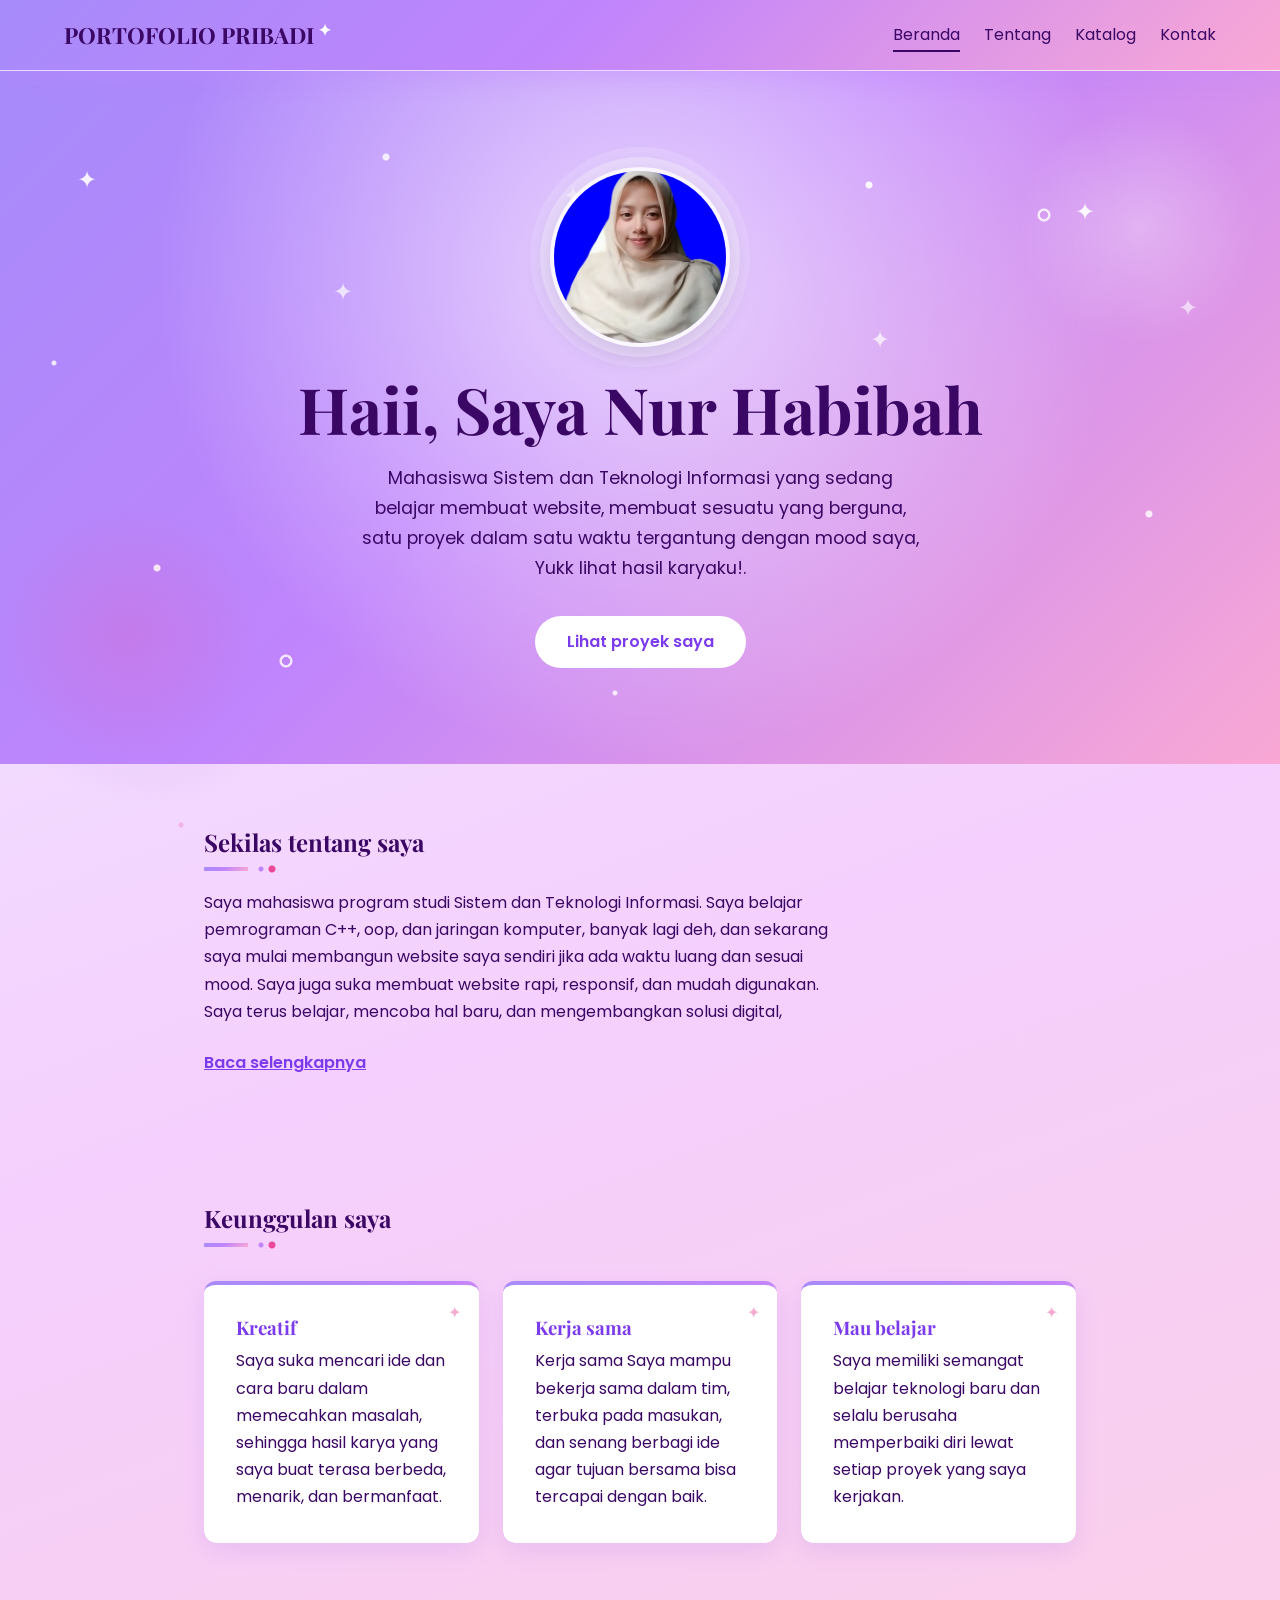
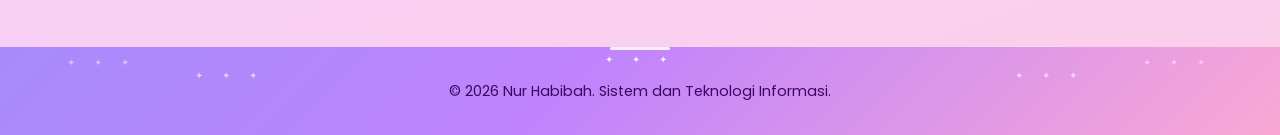
<file: index.html>
<!DOCTYPE html>
<html lang="id">
<head>
  <meta charset="UTF-8">
  <meta name="viewport" content="width=device-width, initial-scale=1.0">
  <meta name="color-scheme" content="only light">
  <title>PORTOFOLIO PRIBADI</title>
  <link rel="preconnect" href="https://fonts.googleapis.com">
  <link rel="preconnect" href="https://fonts.gstatic.com" crossorigin>
  <link href="https://fonts.googleapis.com/css2?family=Playfair+Display:wght@600;700&family=Poppins:wght@400;600&display=swap" rel="stylesheet">
  <link rel="stylesheet" href="style.css">
  <script src="script.js" defer></script>
</head>
<body>
  <header class="navbar">
    <a class="logo" href="index.html">PORTOFOLIO PRIBADI</a>
    <button class="hamburger" type="button" aria-label="Buka menu" aria-expanded="false" aria-controls="menu-utama">&#9776;</button>
    <nav id="menu-utama">
      <ul>
        <li><a href="index.html" aria-current="page">Beranda</a></li>
        <li><a href="tentang.html">Tentang</a></li>
        <li><a href="katalog.html">Katalog</a></li>
        <li><a href="kontak.html">Kontak</a></li>
      </ul>
    </nav>
  </header>

  <main>
    <section class="hero">
      <img class="foto-hero" src="img/fotoqu.jpeg" alt="Foto Nur Habibah">
      <h1>Haii, Saya Nur Habibah</h1>
      <p>Mahasiswa Sistem dan Teknologi Informasi yang sedang belajar membuat website, membuat sesuatu yang berguna, satu proyek dalam satu waktu tergantung dengan mood saya, Yukk lihat hasil karyaku!.</p>
      <a class="tombol" href="katalog.html">Lihat proyek saya</a>
    </section>

    <section class="ringkasan">
      <h2>Sekilas tentang saya</h2>
      <p>Saya mahasiswa program studi Sistem dan Teknologi Informasi. Saya belajar pemrograman C++, oop, dan jaringan komputer, banyak lagi deh, dan sekarang saya mulai membangun website saya sendiri jika ada waktu luang dan sesuai mood. Saya juga suka membuat website rapi, responsif, dan mudah digunakan. Saya terus belajar, mencoba hal baru, dan mengembangkan solusi digital, </p>
      <a class="tautan" href="tentang.html">Baca selengkapnya</a>
    </section>

    <section class="unggulan">
      <h2>Keunggulan saya</h2>
      <div class="grid-unggulan">
        <article class="kartu">
          <h3>Kreatif</h3>
          <p>Saya suka mencari ide dan cara baru dalam memecahkan masalah, sehingga hasil karya yang saya buat terasa berbeda, menarik, dan bermanfaat.</p>
        </article>
        <article class="kartu">
          <h3>Kerja sama</h3>
          <p>Kerja sama
Saya mampu bekerja sama dalam tim, terbuka pada masukan, dan senang berbagi ide agar tujuan bersama bisa tercapai dengan baik.</p>
        </article>
        <article class="kartu">
          <h3>Mau belajar</h3>
          <p>Saya memiliki semangat belajar teknologi baru dan selalu berusaha memperbaiki diri lewat setiap proyek yang saya kerjakan.</p>
        </article>
      </div>
    </section>
  </main>

  <footer>
    <p>&copy; 2026 Nur Habibah. Sistem dan Teknologi Informasi.</p>
  </footer>
</body>
</html>
</file>
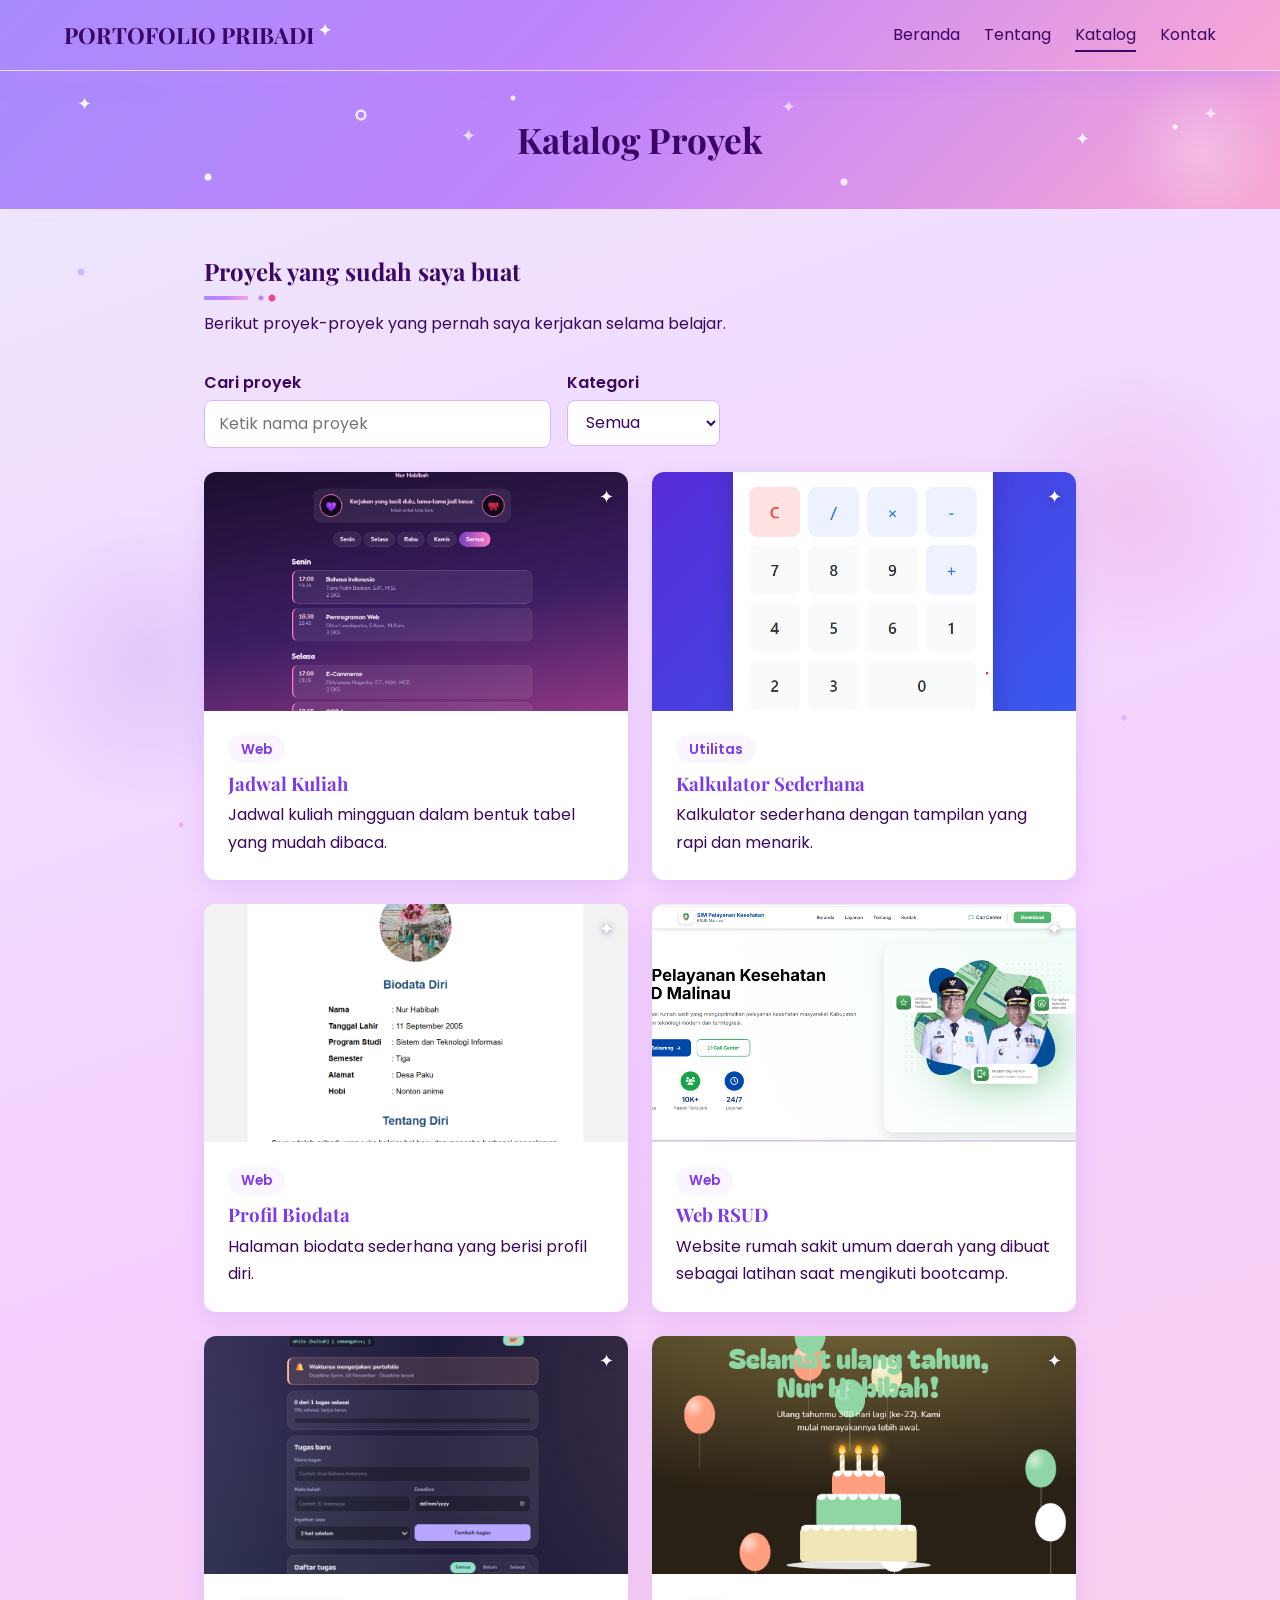
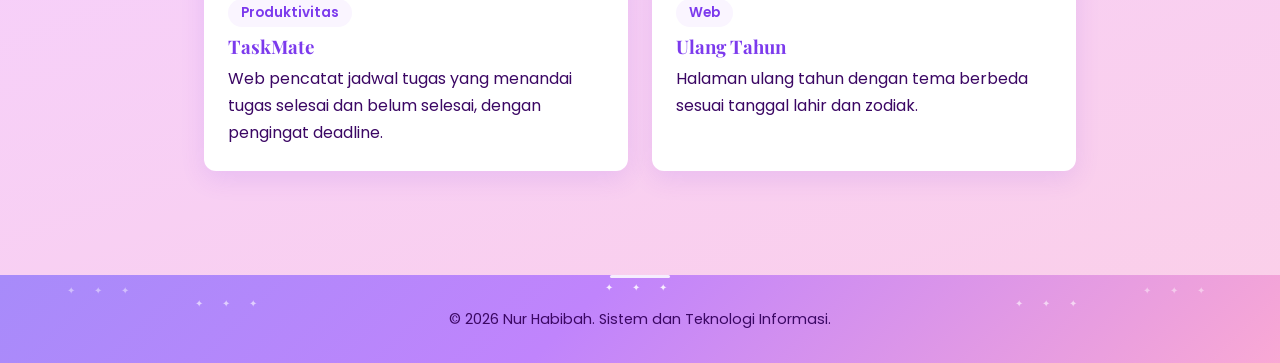
<file: katalog.html>
<!DOCTYPE html>
<html lang="id">
<head>
  <meta charset="UTF-8">
  <meta name="viewport" content="width=device-width, initial-scale=1.0">
  <meta name="color-scheme" content="only light">
  <title>PORTOFOLIO PRIBADI</title>
  <link rel="preconnect" href="https://fonts.googleapis.com">
  <link rel="preconnect" href="https://fonts.gstatic.com" crossorigin>
  <link href="https://fonts.googleapis.com/css2?family=Playfair+Display:wght@600;700&family=Poppins:wght@400;600&display=swap" rel="stylesheet">
  <link rel="stylesheet" href="style.css">
  <script src="script.js" defer></script>
</head>
<body>
  <header class="navbar">
    <a class="logo" href="index.html">PORTOFOLIO PRIBADI</a>
    <button class="hamburger" type="button" aria-label="Buka menu" aria-expanded="false" aria-controls="menu-utama">&#9776;</button>
    <nav id="menu-utama">
      <ul>
        <li><a href="index.html">Beranda</a></li>
        <li><a href="tentang.html">Tentang</a></li>
        <li><a href="katalog.html" aria-current="page">Katalog</a></li>
        <li><a href="kontak.html">Kontak</a></li>
      </ul>
    </nav>
  </header>

  <main>
    <section class="judul-halaman">
      <h1>Katalog Proyek</h1>
    </section>

    <section class="katalog">
      <h2>Proyek yang sudah saya buat</h2>
      <p class="pengantar">Berikut proyek-proyek yang pernah saya kerjakan selama belajar.</p>

      <div class="kontrol-katalog">
        <div>
          <label for="cari-nama">Cari proyek</label>
          <input type="search" id="cari-nama" placeholder="Ketik nama proyek">
        </div>
        <div>
          <label for="filter-kategori">Kategori</label>
          <select id="filter-kategori">
            <option value="semua">Semua</option>
          </select>
        </div>
      </div>

      <div class="katalog-grid" id="daftar-proyek">

        <article class="kartu-proyek">
          <img src="img/jadwal.jpeg" alt="Tangkapan layar website jadwal kuliah">
          <div class="isi">
            <p class="kategori">Web</p>
            <h3>Jadwal Kuliah</h3>
            <p>Jadwal kuliah mingguan dalam bentuk tabel yang mudah dibaca.</p>
          </div>
        </article>

        <article class="kartu-proyek">
          <img src="img/kalkulator.jpeg" alt="Tangkapan layar kalkulator sederhana">
          <div class="isi">
            <p class="kategori">Utilitas</p>
            <h3>Kalkulator Sederhana</h3>
            <p>Kalkulator sederhana dengan tampilan yang rapi dan menarik.</p>
          </div>
        </article>

        <article class="kartu-proyek">
          <img src="img/profil.jpeg" alt="Tangkapan layar halaman profil biodata">
          <div class="isi">
            <p class="kategori">Web</p>
            <h3>Profil Biodata</h3>
            <p>Halaman biodata sederhana yang berisi profil diri.</p>
          </div>
        </article>

        <article class="kartu-proyek">
          <img src="img/rsud.jpeg" alt="Tangkapan layar website RSUD">
          <div class="isi">
            <p class="kategori">Web</p>
            <h3>Web RSUD</h3>
            <p>Website rumah sakit umum daerah yang dibuat sebagai latihan saat mengikuti bootcamp.</p>
          </div>
        </article>

        <article class="kartu-proyek">
          <img src="img/taskmate.jpeg" alt="Tangkapan layar website pencatat tugas TaskMate">
          <div class="isi">
            <p class="kategori">Produktivitas</p>
            <h3>TaskMate</h3>
            <p>Web pencatat jadwal tugas yang menandai tugas selesai dan belum selesai, dengan pengingat deadline.</p>
          </div>
        </article>

        <article class="kartu-proyek">
          <img src="img/ultah.jpeg" alt="Tangkapan layar halaman ulang tahun bertema">
          <div class="isi">
            <p class="kategori">Web</p>
            <h3>Ulang Tahun</h3>
            <p>Halaman ulang tahun dengan tema berbeda sesuai tanggal lahir dan zodiak.</p>
          </div>
        </article>
      </div>
    </section>
  </main>

  <footer>
    <p>&copy; 2026 Nur Habibah. Sistem dan Teknologi Informasi.</p>
  </footer>
</body>
</html>
</file>
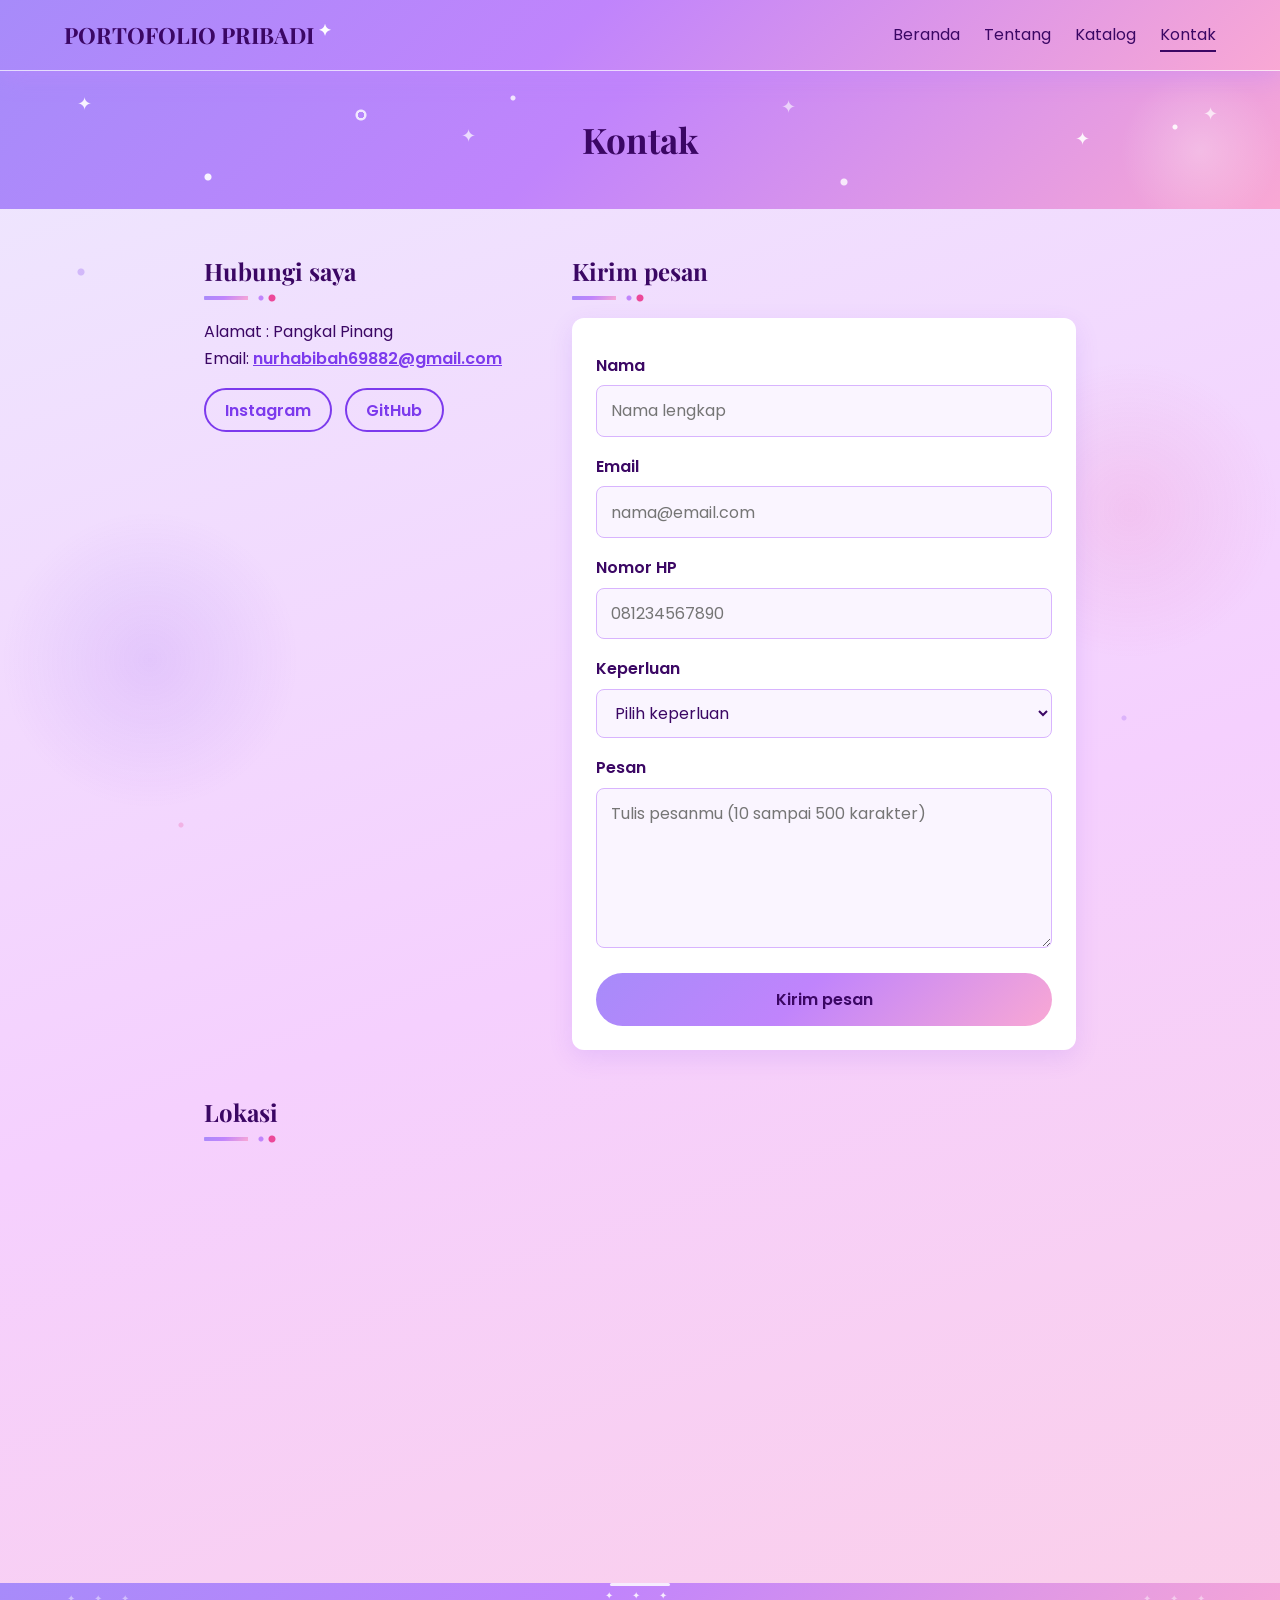
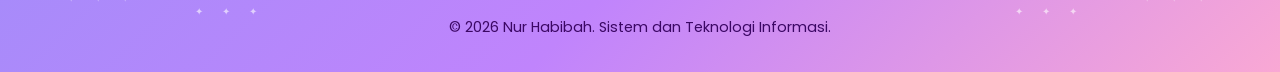
<file: kontak.html>
<!DOCTYPE html>
<html lang="id">
<head>
  <meta charset="UTF-8">
  <meta name="viewport" content="width=device-width, initial-scale=1.0">
  <meta name="color-scheme" content="only light">
  <title>PORTOFOLIO PRIBADI</title>
  <link rel="preconnect" href="https://fonts.googleapis.com">
  <link rel="preconnect" href="https://fonts.gstatic.com" crossorigin>
  <link href="https://fonts.googleapis.com/css2?family=Playfair+Display:wght@600;700&family=Poppins:wght@400;600&display=swap" rel="stylesheet">
  <link rel="stylesheet" href="style.css">
  <script src="script.js" defer></script>
</head>
<body>
  <header class="navbar">
    <a class="logo" href="index.html">PORTOFOLIO PRIBADI</a>
    <button class="hamburger" type="button" aria-label="Buka menu" aria-expanded="false" aria-controls="menu-utama">&#9776;</button>
    <nav id="menu-utama">
      <ul>
        <li><a href="index.html">Beranda</a></li>
        <li><a href="tentang.html">Tentang</a></li>
        <li><a href="katalog.html">Katalog</a></li>
        <li><a href="kontak.html" aria-current="page">Kontak</a></li>
      </ul>
    </nav>
  </header>

  <main>
    <section class="judul-halaman">
      <h1>Kontak</h1>
    </section>

    <div class="kontak-grid">
      <article class="info-kontak">
        <h2>Hubungi saya</h2>
        <address>
          <p>Alamat : Pangkal Pinang</p>
          <p>Email: <a href="nurhabibah69882@gmail.com">nurhabibah69882@gmail.com</a></p>
        </address>
        <ul class="medsos">
          <li><a href="https://www.instagram.com/acuuuuaja" target="_blank" rel="noopener">Instagram</a></li>
          <li><a href="https://github.com/nurhabibah69882-droid" target="_blank" rel="noopener">GitHub</a></li>
        </ul>
      </article>

      <section class="form-kontak">
        <h2>Kirim pesan</h2>
        <form action="#" method="post">
          <label for="nama">Nama</label>
          <input type="text" id="nama" name="nama" placeholder="Nama lengkap" required>

          <label for="email">Email</label>
          <input type="email" id="email" name="email" placeholder="nama@email.com" required>

          <label for="hp">Nomor HP</label>
          <input type="tel" id="hp" name="hp" placeholder="081234567890" pattern="[0-9]{10,13}" title="Isi 10 sampai 13 digit angka" required>

          <label for="keperluan">Keperluan</label>
          <select id="keperluan" name="keperluan" required>
            <option value="">Pilih keperluan</option>
            <option value="kerja-sama">Kerja sama atau lowongan</option>
            <option value="pertanyaan">Pertanyaan</option>
            <option value="saran">Saran untuk website</option>
          </select>

          <label for="pesan">Pesan</label>
          <textarea id="pesan" name="pesan" rows="5" minlength="10" maxlength="500" placeholder="Tulis pesanmu (10 sampai 500 karakter)" required></textarea>

          <button class="tombol-form" type="submit">Kirim pesan</button>
          <p id="pesan-sukses" class="sukses" role="status" hidden></p>
        </form>
      </section>
    </div>

    <section class="peta">
      <h2>Lokasi</h2>
      <iframe title="Peta lokasi" src="https://www.google.com/maps?q=Indonesia&amp;output=embed" loading="lazy"></iframe>
    </section>
  </main>

  <footer>
    <p>&copy; 2026 Nur Habibah. Sistem dan Teknologi Informasi.</p>
  </footer>
</body>
</html>
</file>
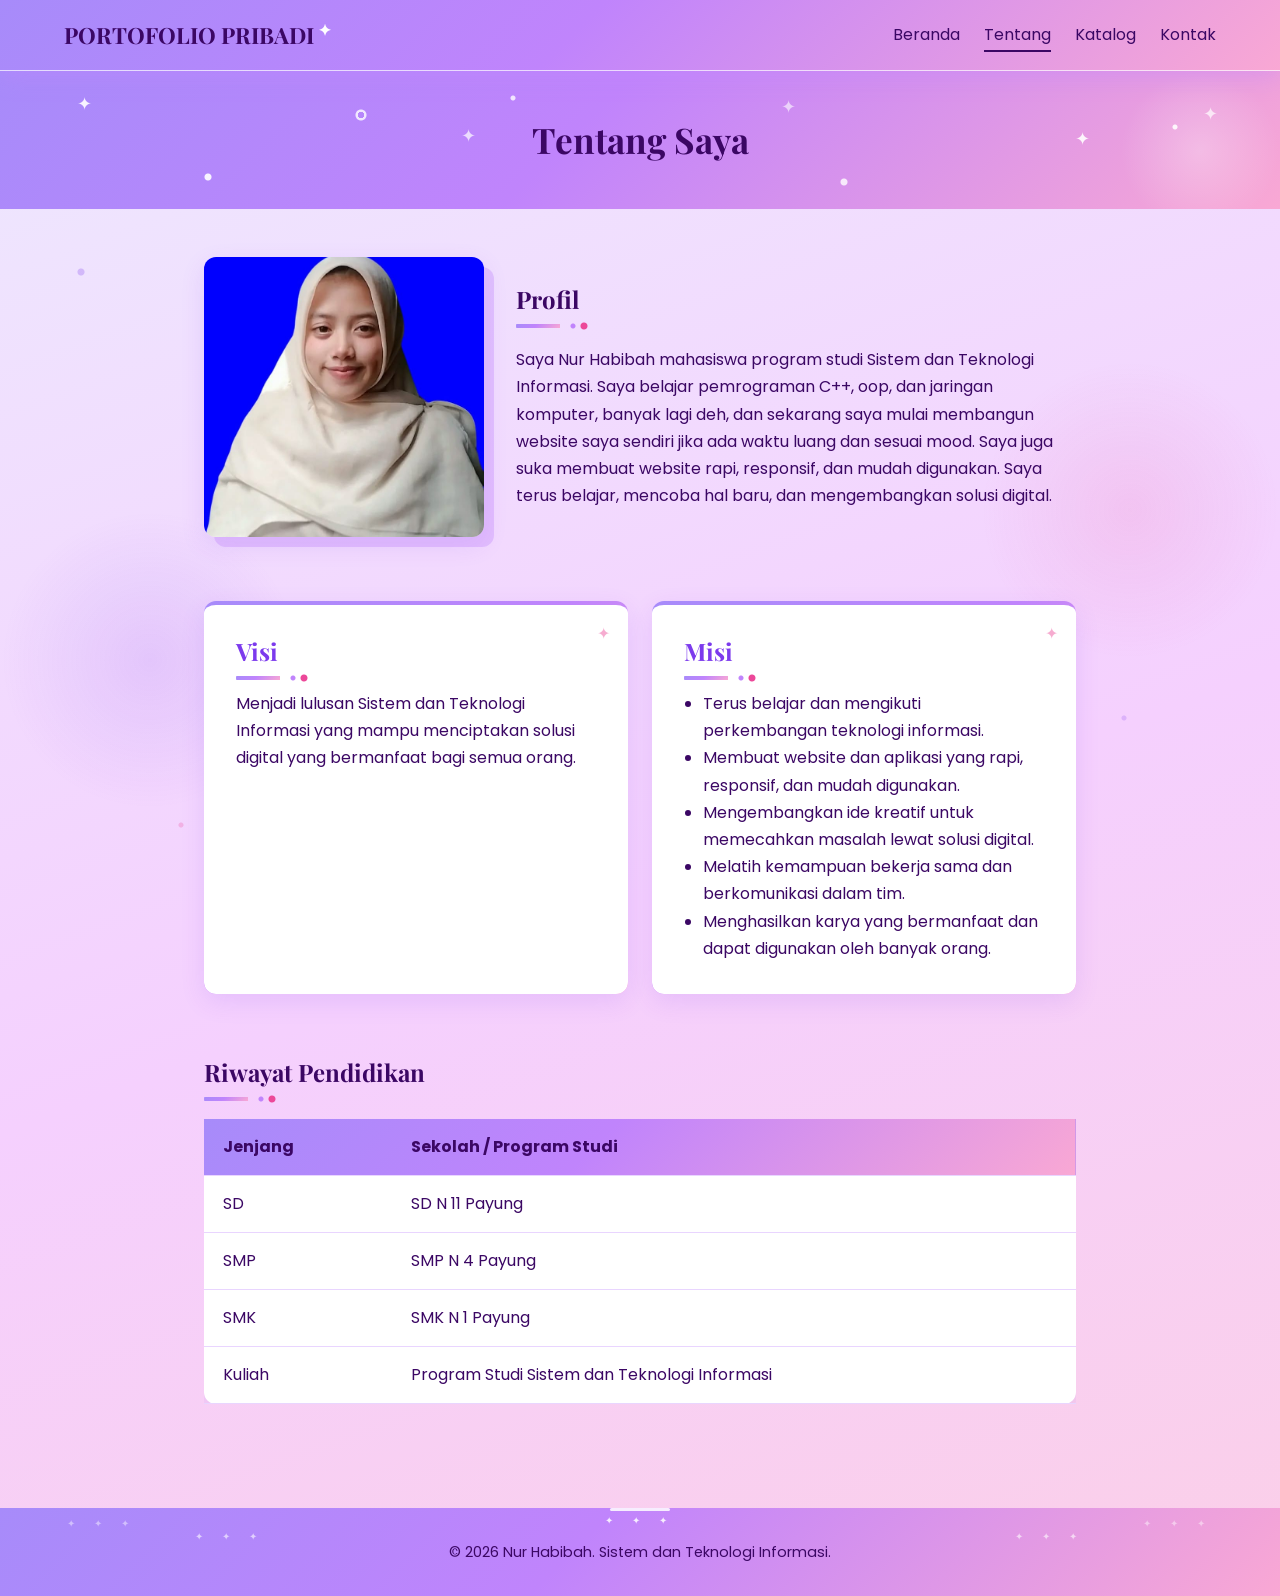
<file: tentang.html>
<!DOCTYPE html>
<html lang="id">
<head>
  <meta charset="UTF-8">
  <meta name="viewport" content="width=device-width, initial-scale=1.0">
  <meta name="color-scheme" content="only light">
  <title>PORTOFOLIO PRIBADI</title>
  <link rel="preconnect" href="https://fonts.googleapis.com">
  <link rel="preconnect" href="https://fonts.gstatic.com" crossorigin>
  <link href="https://fonts.googleapis.com/css2?family=Playfair+Display:wght@600;700&family=Poppins:wght@400;600&display=swap" rel="stylesheet">
  <link rel="stylesheet" href="style.css">
  <script src="script.js" defer></script>
</head>
<body>
  <header class="navbar">
    <a class="logo" href="index.html">PORTOFOLIO PRIBADI</a>
    <button class="hamburger" type="button" aria-label="Buka menu" aria-expanded="false" aria-controls="menu-utama">&#9776;</button>
    <nav id="menu-utama">
      <ul>
        <li><a href="index.html">Beranda</a></li>
        <li><a href="tentang.html" aria-current="page">Tentang</a></li>
        <li><a href="katalog.html">Katalog</a></li>
        <li><a href="kontak.html">Kontak</a></li>
      </ul>
    </nav>
  </header>

  <main>
    <section class="judul-halaman">
      <h1>Tentang Saya</h1>
    </section>

    <section class="profil">
      <img src="img/fotoqu.jpeg" alt="Foto Nur Habibah, mahasiswa Sistem dan Teknologi Informasi">
      <article>
        <h2>Profil</h2>
        <p>Saya Nur Habibah mahasiswa program studi Sistem dan Teknologi Informasi. Saya belajar pemrograman C++, oop, dan jaringan komputer, banyak lagi deh, dan sekarang saya mulai membangun website saya sendiri jika ada waktu luang dan sesuai mood. Saya juga suka membuat website rapi, responsif, dan mudah digunakan. Saya terus belajar, mencoba hal baru, dan mengembangkan solusi digital.</p>
      </article>
    </section>

    <section class="visi-misi">
      <article class="kartu">
        <h2>Visi</h2>
        <p>Menjadi lulusan Sistem dan Teknologi Informasi yang mampu menciptakan solusi digital yang bermanfaat bagi semua orang.</p>
      </article>
      <article class="kartu">
        <h2>Misi</h2>
        <ul>
          <li>Terus belajar dan mengikuti perkembangan teknologi informasi.</li>
          <li>Membuat website dan aplikasi yang rapi, responsif, dan mudah digunakan.</li>
          <li>Mengembangkan ide kreatif untuk memecahkan masalah lewat solusi digital.</li>
          <li>Melatih kemampuan bekerja sama dan berkomunikasi dalam tim.</li>
          <li>Menghasilkan karya yang bermanfaat dan dapat digunakan oleh banyak orang.</li>
        </ul>
      </article>
    </section>

    <section class="pendidikan">
      <h2>Riwayat Pendidikan</h2>
      <div class="tabel-bungkus">
        <table class="tabel">
          <thead>
            <tr>
              <th>Jenjang</th>
              <th>Sekolah / Program Studi</th>
            </tr>
          </thead>
          <tbody>
            <tr>
              <td>SD</td>
              <td>SD N 11 Payung</td>
            </tr>
            <tr>
              <td>SMP</td>
              <td>SMP N 4 Payung</td>
            </tr>
            <tr>
              <td>SMK</td>
              <td>SMK N 1 Payung</td>
            </tr>
            <tr>
              <td>Kuliah</td>
              <td>Program Studi Sistem dan Teknologi Informasi</td>
            </tr>
          </tbody>
        </table>
      </div>
    </section>
  </main>

  <footer>
    <p>&copy; 2026 Nur Habibah. Sistem dan Teknologi Informasi.</p>
  </footer>
</body>
</html>
</file>
<file: style.css>
/* ===== Variabel ===== */
:root {
  color-scheme: only light;
  --warna-utama: #7c3aed;
  --warna-aksen: #ec4899;
  --warna-gelap: #3b0764;
  --warna-latar: #faf5ff;
  --warna-kartu: #ffffff;
  --gradasi: linear-gradient(135deg, #a78bfa 0%, #c084fc 45%, #f9a8d4 100%);
  --latar-gradasi: linear-gradient(160deg, #ede9fe 0%, #f5d0fe 55%, #fbcfe8 100%);
  --radius: 12px;
  --bayangan: 0 8px 24px rgba(124, 58, 237, 0.12);
}

/* ===== Dasar ===== */
* {
  box-sizing: border-box;
  margin: 0;
  padding: 0;
}

body {
  font-family: 'Poppins', sans-serif;
  background: var(--latar-gradasi);
  background-repeat: no-repeat;
  background-color: #e9d5ff;
  min-height: 100vh;
  color: var(--warna-gelap);
  line-height: 1.7;
}

h1, h2, h3 {
  font-family: 'Playfair Display', serif;
  line-height: 1.2;
}

/* ===== Navigasi (flexbox) ===== */
.navbar {
  display: flex;
  justify-content: space-between;
  align-items: center;
  padding: 1rem 5%;
  background: var(--gradasi);
  border-bottom: 1px solid rgba(255, 255, 255, 0.7);
  box-shadow: 0 4px 24px rgba(192, 132, 252, 0.45);
  position: sticky;
  top: 0;
  z-index: 10;
}

.logo {
  font-family: 'Playfair Display', serif;
  font-size: 1.4rem;
  font-weight: 700;
  color: var(--warna-gelap);
  text-decoration: none;
}

.navbar ul {
  display: flex;
  gap: 1.5rem;
  list-style: none;
}

.navbar nav a {
  color: var(--warna-gelap);
  text-decoration: none;
  padding-bottom: 4px;
  border-bottom: 2px solid transparent;
  transition: color 0.3s, border-color 0.3s;
}

.navbar nav a:hover,
.navbar nav a[aria-current="page"] {
  color: var(--warna-gelap);
  border-color: var(--warna-gelap);
}

/* ===== Hero ===== */
.hero {
  background:
    radial-gradient(circle at 50% 30%, rgba(255, 255, 255, 0.65), transparent 60%),
    var(--gradasi);
  position: relative;
  overflow: hidden;
  color: var(--warna-gelap);
  text-align: center;
  padding: 6rem 5%;
}

.hero h1 {
  font-size: 3rem;
}

.hero p {
  max-width: 560px;
  margin: 1rem auto 2rem;
  font-size: 1.1rem;
}

.tombol {
  display: inline-block;
  padding: 0.8rem 2rem;
  background: #ffffff;
  color: var(--warna-utama);
  border-radius: 999px;
  font-weight: 600;
  text-decoration: none;
  transition: transform 0.3s, box-shadow 0.3s;
}

.tombol:hover {
  transform: translateY(-3px);
  box-shadow: 0 8px 20px rgba(46, 16, 101, 0.3);
}

@keyframes muncul {
  from { opacity: 0; }
  to   { opacity: 1; }
}

/* ===== Ringkasan & Keunggulan ===== */
.ringkasan,
.unggulan {
  max-width: 1000px;
  margin: 0 auto;
  padding: 4rem 5%;
}

.ringkasan p {
  max-width: 65ch;
  margin: 1rem 0 1.5rem;
}

.tautan {
  color: var(--warna-utama);
  font-weight: 600;
}

.unggulan h2 {
  margin-bottom: 2rem;
}

/* ===== Kartu (grid) ===== */
.grid-unggulan {
  display: grid;
  grid-template-columns: 1fr;
  gap: 1.5rem;
}

.kartu {
  background: linear-gradient(var(--warna-kartu), var(--warna-kartu)) padding-box, var(--gradasi) border-box;
  padding: 2rem;
  border-radius: var(--radius);
  box-shadow: var(--bayangan);
  border-top: 4px solid transparent;
  transition: transform 0.3s, box-shadow 0.3s;
}

.kartu:hover {
  transform: translateY(-6px);
  box-shadow: 0 0 0 3px rgba(192, 132, 252, 0.25), 0 12px 30px rgba(236, 72, 153, 0.22);
}

.kartu h3 {
  color: var(--warna-utama);
  margin-bottom: 0.5rem;
}

/* ===== Footer ===== */
footer {
  margin-top: 2.5rem;
  text-align: center;
  position: relative;
  padding: 2rem 5%;
  background: var(--gradasi);
  color: var(--warna-gelap);
  font-size: 0.9rem;
}

/* ===== Responsif: HP (maks. 600px) ===== */
@media (max-width: 600px) {
  .navbar {
    flex-direction: column;
    gap: 0.8rem;
  }

  .navbar ul {
    flex-wrap: wrap;
    justify-content: center;
    gap: 1rem;
  }

  .hero {
    padding: 4rem 5%;
  }

  .hero h1 {
    font-size: 2.2rem;
  }
}

/* ===== Responsif: Desktop (min. 992px) ===== */
@media (min-width: 992px) {
  .grid-unggulan {
    grid-template-columns: repeat(3, 1fr);
  }

  .hero h1 {
    font-size: 4rem;
  }
}

/* ===== Halaman Tentang ===== */
.judul-halaman {
  background: var(--gradasi);
  position: relative;
  overflow: hidden;
  color: var(--warna-gelap);
  text-align: center;
  padding: 3rem 5%;
}

.judul-halaman h1 {
  font-size: 2.2rem;
}

.profil,
.visi-misi,
.pendidikan {
  max-width: 1000px;
  margin: 0 auto;
  padding: 3rem 5% 1rem;
}

.profil {
  display: grid;
  grid-template-columns: 1fr;
  gap: 2rem;
  align-items: center;
}

.profil img {
  width: 100%;
  max-width: 280px;
  aspect-ratio: 1 / 1;
  object-fit: cover;
  justify-self: center;
  border-radius: var(--radius);
  box-shadow: var(--bayangan);
}

.profil h2,
.pendidikan h2 {
  margin-bottom: 1rem;
}

.visi-misi {
  display: grid;
  grid-template-columns: 1fr;
  gap: 1.5rem;
}

.visi-misi h2 {
  color: var(--warna-utama);
  font-size: 1.5rem;
  margin-bottom: 0.5rem;
}

.visi-misi ul {
  padding-left: 1.2rem;
}

.pendidikan {
  padding-bottom: 4rem;
}

.tabel-bungkus {
  overflow-x: auto;
}

.tabel {
  width: 100%;
  border-collapse: collapse;
  background: var(--warna-kartu);
  border-radius: var(--radius);
  box-shadow: var(--bayangan);
}

.tabel th,
.tabel td {
  padding: 0.9rem 1.2rem;
  text-align: left;
  border-bottom: 1px solid #e9d5ff;
}

.tabel thead {
  background: var(--gradasi);
}

.tabel th {
  background: transparent;
  color: var(--warna-gelap);
}

.tabel tbody tr {
  transition: background 0.3s;
}

.tabel tbody tr:hover {
  background: var(--warna-latar);
}

@media (min-width: 992px) {
  .profil {
    grid-template-columns: 1fr 2fr;
  }

  .visi-misi {
    grid-template-columns: 1fr 1fr;
  }
}

/* ===== Halaman Katalog ===== */
.katalog {
  max-width: 1000px;
  margin: 0 auto;
  padding: 3rem 5% 4rem;
}

.pengantar {
  margin: 0.5rem 0 2rem;
}

.katalog-grid {
  display: grid;
  grid-template-columns: 1fr;
  gap: 1.5rem;
}

.kartu-proyek {
  background: var(--warna-kartu);
  border-radius: var(--radius);
  box-shadow: var(--bayangan);
  overflow: hidden;
  transition: transform 0.3s, box-shadow 0.3s;
}

.kartu-proyek:hover {
  transform: translateY(-6px);
  box-shadow: 0 0 0 3px rgba(192, 132, 252, 0.25), 0 14px 32px rgba(236, 72, 153, 0.22);
}

.kartu-proyek img {
  display: block;
  width: 100%;
  aspect-ratio: 16 / 9;
  object-fit: cover;
  background: #e9d5ff;
}

.kartu-proyek .isi {
  padding: 1.5rem;
}

.kartu-proyek h3 {
  color: var(--warna-utama);
  margin-bottom: 0.4rem;
}

.kategori {
  display: inline-block;
  padding: 0.15rem 0.8rem;
  margin-bottom: 0.6rem;
  border-radius: 999px;
  background: var(--warna-latar);
  color: var(--warna-utama);
  font-size: 0.85rem;
  font-weight: 600;
}

@media (min-width: 992px) {
  .katalog-grid {
    grid-template-columns: repeat(2, 1fr);
  }
}

/* ===== Halaman Kontak ===== */
.kontak-grid {
  max-width: 1000px;
  margin: 0 auto;
  padding: 3rem 5% 1rem;
  display: grid;
  grid-template-columns: 1fr;
  gap: 2rem;
}

.info-kontak h2,
.form-kontak h2,
.peta h2 {
  margin-bottom: 1rem;
}

.info-kontak address {
  font-style: normal;
  margin-bottom: 1rem;
}

.info-kontak a {
  color: var(--warna-utama);
  font-weight: 600;
}

.medsos {
  display: flex;
  flex-wrap: wrap;
  gap: 0.8rem;
  list-style: none;
}

.medsos a {
  display: inline-block;
  padding: 0.4rem 1.2rem;
  border: 2px solid var(--warna-utama);
  border-radius: 999px;
  text-decoration: none;
  transition: background 0.3s, color 0.3s;
}

.medsos a:hover {
  background: var(--gradasi);
  color: var(--warna-gelap);
}

.form-kontak form {
  display: flex;
  flex-direction: column;
  gap: 0.4rem;
  background: var(--warna-kartu);
  padding: 1.5rem;
  border-radius: var(--radius);
  box-shadow: var(--bayangan);
}

.form-kontak label {
  font-weight: 600;
  margin-top: 0.6rem;
}

.form-kontak input,
.form-kontak select,
.form-kontak textarea {
  font: inherit;
  padding: 0.7rem 0.9rem;
  border: 1px solid #d8b4fe;
  border-radius: 8px;
  background: var(--warna-latar);
  color: var(--warna-gelap);
  transition: border-color 0.3s, box-shadow 0.3s;
}

.form-kontak input:focus,
.form-kontak select:focus,
.form-kontak textarea:focus {
  outline: none;
  border-color: var(--warna-aksen);
  box-shadow: 0 0 0 3px rgba(236, 72, 153, 0.2);
}

.tombol-form {
  margin-top: 1.2rem;
  padding: 0.8rem 2rem;
  border: none;
  border-radius: 999px;
  background: var(--gradasi);
  color: var(--warna-gelap);
  font: inherit;
  font-weight: 600;
  cursor: pointer;
  transition: transform 0.3s, box-shadow 0.3s;
}

.tombol-form:hover {
  transform: translateY(-3px);
  box-shadow: 0 8px 20px rgba(236, 72, 153, 0.3);
}

.peta {
  max-width: 1000px;
  margin: 0 auto;
  padding: 2rem 5% 4rem;
}

.peta iframe {
  display: block;
  width: 100%;
  height: 320px;
  border: 0;
  border-radius: var(--radius);
}

@media (min-width: 992px) {
  .kontak-grid {
    grid-template-columns: 1fr 1.5fr;
  }
}

/* ===== Foto di hero Beranda ===== */
.foto-hero {
  display: block;
  width: 140px;
  height: 140px;
  margin: 0 auto 1.5rem;
  border-radius: 50%;
  object-fit: cover;
  border: 4px solid rgba(255, 255, 255, 0.85);
  box-shadow: 0 8px 24px rgba(46, 16, 101, 0.3);
}

@media (min-width: 992px) {
  .foto-hero {
    width: 180px;
    height: 180px;
  }
}

/* ===== JavaScript: hamburger, pesan formulir, filter katalog ===== */
.hamburger {
  display: none;
  padding: 0.3rem 0.9rem;
  border: 2px solid var(--warna-gelap);
  border-radius: 8px;
  background: rgba(255, 255, 255, 0.6);
  color: var(--warna-gelap);
  font: inherit;
  font-size: 1.2rem;
  cursor: pointer;
  transition: background 0.3s;
}

.hamburger:hover {
  background: #ffffff;
}

.error {
  display: block;
  color: #be185d;
  font-size: 0.85rem;
}

.form-kontak .tidak-valid {
  border-color: #be185d;
}

.sukses {
  margin-top: 1rem;
  padding: 0.8rem 1rem;
  border-radius: 8px;
  background: #dcfce7;
  color: #166534;
  font-weight: 600;
}

.sukses[hidden] {
  display: none;
}

html:not(.js) .kontrol-katalog {
  display: none;
}

.kontrol-katalog {
  display: flex;
  flex-wrap: wrap;
  gap: 1rem;
  margin-bottom: 1.5rem;
}

.kontrol-katalog label {
  display: block;
  font-weight: 600;
  margin-bottom: 0.2rem;
}

.kontrol-katalog input,
.kontrol-katalog select {
  font: inherit;
  padding: 0.6rem 0.9rem;
  border: 1px solid #d8b4fe;
  border-radius: 8px;
  background: var(--warna-kartu);
  color: var(--warna-gelap);
}

.kosong {
  grid-column: 1 / -1;
  padding: 2rem;
  text-align: center;
  background: var(--warna-kartu);
  border-radius: var(--radius);
}

@media (max-width: 600px) {
  .js .navbar {
    flex-direction: row;
    flex-wrap: wrap;
    justify-content: space-between;
    gap: 0.5rem;
  }

  .js .hamburger {
    display: block;
  }

  .js .navbar nav {
    display: none;
    flex-basis: 100%;
  }

  .js .navbar nav.buka {
    display: block;
  }

  .js .navbar ul {
    flex-direction: column;
    align-items: center;
    gap: 0.6rem;
    padding: 0.5rem 0;
  }
}

/* ===== Efek muncul halus (satu kali, tanpa bergerak) ===== */
main {
  animation: muncul 0.8s ease both;
}

@media (prefers-reduced-motion: reduce) {
  main {
    animation: none;
  }
}

/* ===== Pernik halus ===== */

/* Isi hero & judul halaman tetap di atas pernik */
.hero > *,
.judul-halaman > * {
  position: relative;
  z-index: 1;
}

/* --- Hero: titik, cincin, dan lingkaran lembut --- */
.hero::before {
  content: "";
  position: absolute;
  inset: 0;
  pointer-events: none;
  background:
    radial-gradient(circle, rgba(255, 255, 255, 0.3), transparent 70%) 98% 8% / 240px 240px no-repeat,
    radial-gradient(circle, rgba(236, 72, 153, 0.18), transparent 70%) 0% 100% / 260px 260px no-repeat,
    radial-gradient(circle, rgba(255, 255, 255, 0.9) 0 3px, transparent 4px) 12% 72% / 10px 10px no-repeat,
    radial-gradient(circle, rgba(255, 255, 255, 0.8) 0 3px, transparent 4px) 30% 12% / 8px 8px no-repeat,
    radial-gradient(circle, rgba(255, 255, 255, 0.8) 0 2px, transparent 3px) 48% 90% / 6px 6px no-repeat,
    radial-gradient(circle, rgba(255, 255, 255, 0.9) 0 3px, transparent 4px) 68% 16% / 10px 10px no-repeat,
    radial-gradient(circle, rgba(255, 255, 255, 0.8) 0 3px, transparent 4px) 90% 64% / 8px 8px no-repeat,
    radial-gradient(circle, rgba(255, 255, 255, 0.8) 0 2px, transparent 3px) 4% 42% / 6px 6px no-repeat,
    radial-gradient(circle, transparent 0 4px, rgba(255, 255, 255, 0.8) 4px 6px, transparent 7px) 22% 86% / 16px 16px no-repeat,
    radial-gradient(circle, transparent 0 4px, rgba(255, 255, 255, 0.8) 4px 6px, transparent 7px) 82% 20% / 16px 16px no-repeat;
}

/* --- Hero: bintang kecil (satu bintang digandakan dengan text-shadow) --- */
.hero::after {
  content: "✦";
  position: absolute;
  top: 14%;
  left: 6%;
  font-size: 1.5rem;
  line-height: 1;
  color: rgba(255, 255, 255, 0.9);
  pointer-events: none;
  text-shadow:
    20vw 7rem 0 rgba(255, 255, 255, 0.7),
    38vw 1rem 0 rgba(255, 255, 255, 0.55),
    62vw 10rem 0 rgba(255, 255, 255, 0.7),
    78vw 2rem 0 rgba(255, 255, 255, 0.9),
    86vw 8rem 0 rgba(255, 255, 255, 0.6);
}

/* --- Judul halaman: titik dan bintang --- */
.judul-halaman::before {
  content: "";
  position: absolute;
  inset: 0;
  pointer-events: none;
  background:
    radial-gradient(circle, rgba(255, 255, 255, 0.28), transparent 70%) 100% 0% / 160px 160px no-repeat,
    radial-gradient(circle, rgba(255, 255, 255, 0.9) 0 3px, transparent 4px) 16% 78% / 8px 8px no-repeat,
    radial-gradient(circle, rgba(255, 255, 255, 0.8) 0 2px, transparent 3px) 40% 18% / 6px 6px no-repeat,
    radial-gradient(circle, rgba(255, 255, 255, 0.8) 0 3px, transparent 4px) 66% 82% / 8px 8px no-repeat,
    radial-gradient(circle, rgba(255, 255, 255, 0.9) 0 2px, transparent 3px) 92% 40% / 6px 6px no-repeat,
    radial-gradient(circle, transparent 0 3px, rgba(255, 255, 255, 0.8) 3px 5px, transparent 6px) 28% 30% / 12px 12px no-repeat;
}

.judul-halaman::after {
  content: "✦";
  position: absolute;
  top: 18%;
  left: 6%;
  font-size: 1.1rem;
  line-height: 1;
  color: rgba(255, 255, 255, 0.9);
  pointer-events: none;
  text-shadow:
    30vw 2rem 0 rgba(255, 255, 255, 0.7),
    55vw 0.2rem 0 rgba(255, 255, 255, 0.6),
    78vw 2.2rem 0 rgba(255, 255, 255, 0.9),
    88vw 0.6rem 0 rgba(255, 255, 255, 0.7);
}

/* --- Latar halaman: titik ungu & pink yang sangat tipis --- */
body::before {
  content: "";
  position: fixed;
  inset: 0;
  z-index: -1;
  pointer-events: none;
  background:
    radial-gradient(circle, rgba(236, 72, 153, 0.12), transparent 70%) 100% 60% / 300px 300px no-repeat,
    radial-gradient(circle, rgba(124, 58, 237, 0.12), transparent 70%) 0% 85% / 300px 300px no-repeat,
    radial-gradient(circle, rgba(124, 58, 237, 0.25) 0 3px, transparent 4px) 6% 30% / 10px 10px no-repeat,
    radial-gradient(circle, rgba(236, 72, 153, 0.3) 0 3px, transparent 4px) 94% 22% / 10px 10px no-repeat,
    radial-gradient(circle, rgba(124, 58, 237, 0.2) 0 2px, transparent 3px) 88% 80% / 6px 6px no-repeat,
    radial-gradient(circle, rgba(236, 72, 153, 0.25) 0 2px, transparent 3px) 14% 92% / 6px 6px no-repeat,
    radial-gradient(circle, rgba(124, 58, 237, 0.2) 0 2px, transparent 3px) 52% 6% / 6px 6px no-repeat;
}

/* --- Navbar: bintang kecil di logo --- */
.logo::after {
  content: " ✦";
  color: #ffffff;
  font-size: 0.7em;
  vertical-align: super;
}

/* --- Judul section: garis gradasi + titik pink --- */
main h2::after {
  content: "";
  display: block;
  width: 72px;
  height: 8px;
  margin-top: 0.5rem;
  background:
    radial-gradient(circle, var(--warna-aksen) 0 3px, transparent 4px) right center / 8px 8px no-repeat,
    radial-gradient(circle, #c084fc 0 2px, transparent 3px) 54px center / 6px 6px no-repeat,
    var(--gradasi) left center / 44px 4px no-repeat;
  border-radius: 999px;
}

/* --- Kartu keunggulan: bintang di pojok --- */
.kartu {
  position: relative;
}

.kartu::after {
  content: "✦";
  position: absolute;
  top: 0.9rem;
  right: 1.1rem;
  font-size: 1rem;
  color: var(--warna-aksen);
  opacity: 0.45;
  transition: opacity 0.3s;
}

.kartu:hover::after {
  opacity: 1;
}

/* --- Kartu katalog: bintang putih di pojok gambar --- */
.kartu-proyek {
  position: relative;
}

.kartu-proyek::after {
  content: "✦";
  position: absolute;
  top: 0.7rem;
  right: 0.9rem;
  font-size: 1.1rem;
  color: #ffffff;
  text-shadow: 0 1px 6px rgba(59, 7, 100, 0.5);
  pointer-events: none;
}

/* --- Foto: lingkaran halo di sekeliling foto hero --- */
.foto-hero {
  box-shadow:
    0 0 0 10px rgba(255, 255, 255, 0.28),
    0 0 0 20px rgba(255, 255, 255, 0.14),
    0 8px 24px rgba(46, 16, 101, 0.3);
}

/* --- Foto profil: bayangan blok warna --- */
.profil img {
  box-shadow:
    10px 10px 0 rgba(192, 132, 252, 0.35),
    var(--bayangan);
}

/* --- Footer: garis tipis + deretan bintang --- */
footer::before {
  content: "";
  position: absolute;
  top: 0;
  left: 50%;
  width: 60px;
  height: 3px;
  transform: translateX(-50%);
  border-radius: 999px;
  background: rgba(255, 255, 255, 0.85);
}

footer::after {
  content: "✦ ✦ ✦";
  position: absolute;
  top: 0.5rem;
  left: 50%;
  transform: translateX(-50%);
  font-size: 0.6rem;
  letter-spacing: 0.5rem;
  line-height: 1;
  color: rgba(255, 255, 255, 0.85);
  pointer-events: none;
  text-shadow:
    -32vw 1rem 0 rgba(255, 255, 255, 0.6),
    32vw 1rem 0 rgba(255, 255, 255, 0.6),
    -42vw 0.2rem 0 rgba(255, 255, 255, 0.45),
    42vw 0.2rem 0 rgba(255, 255, 255, 0.45);
}
</file>
